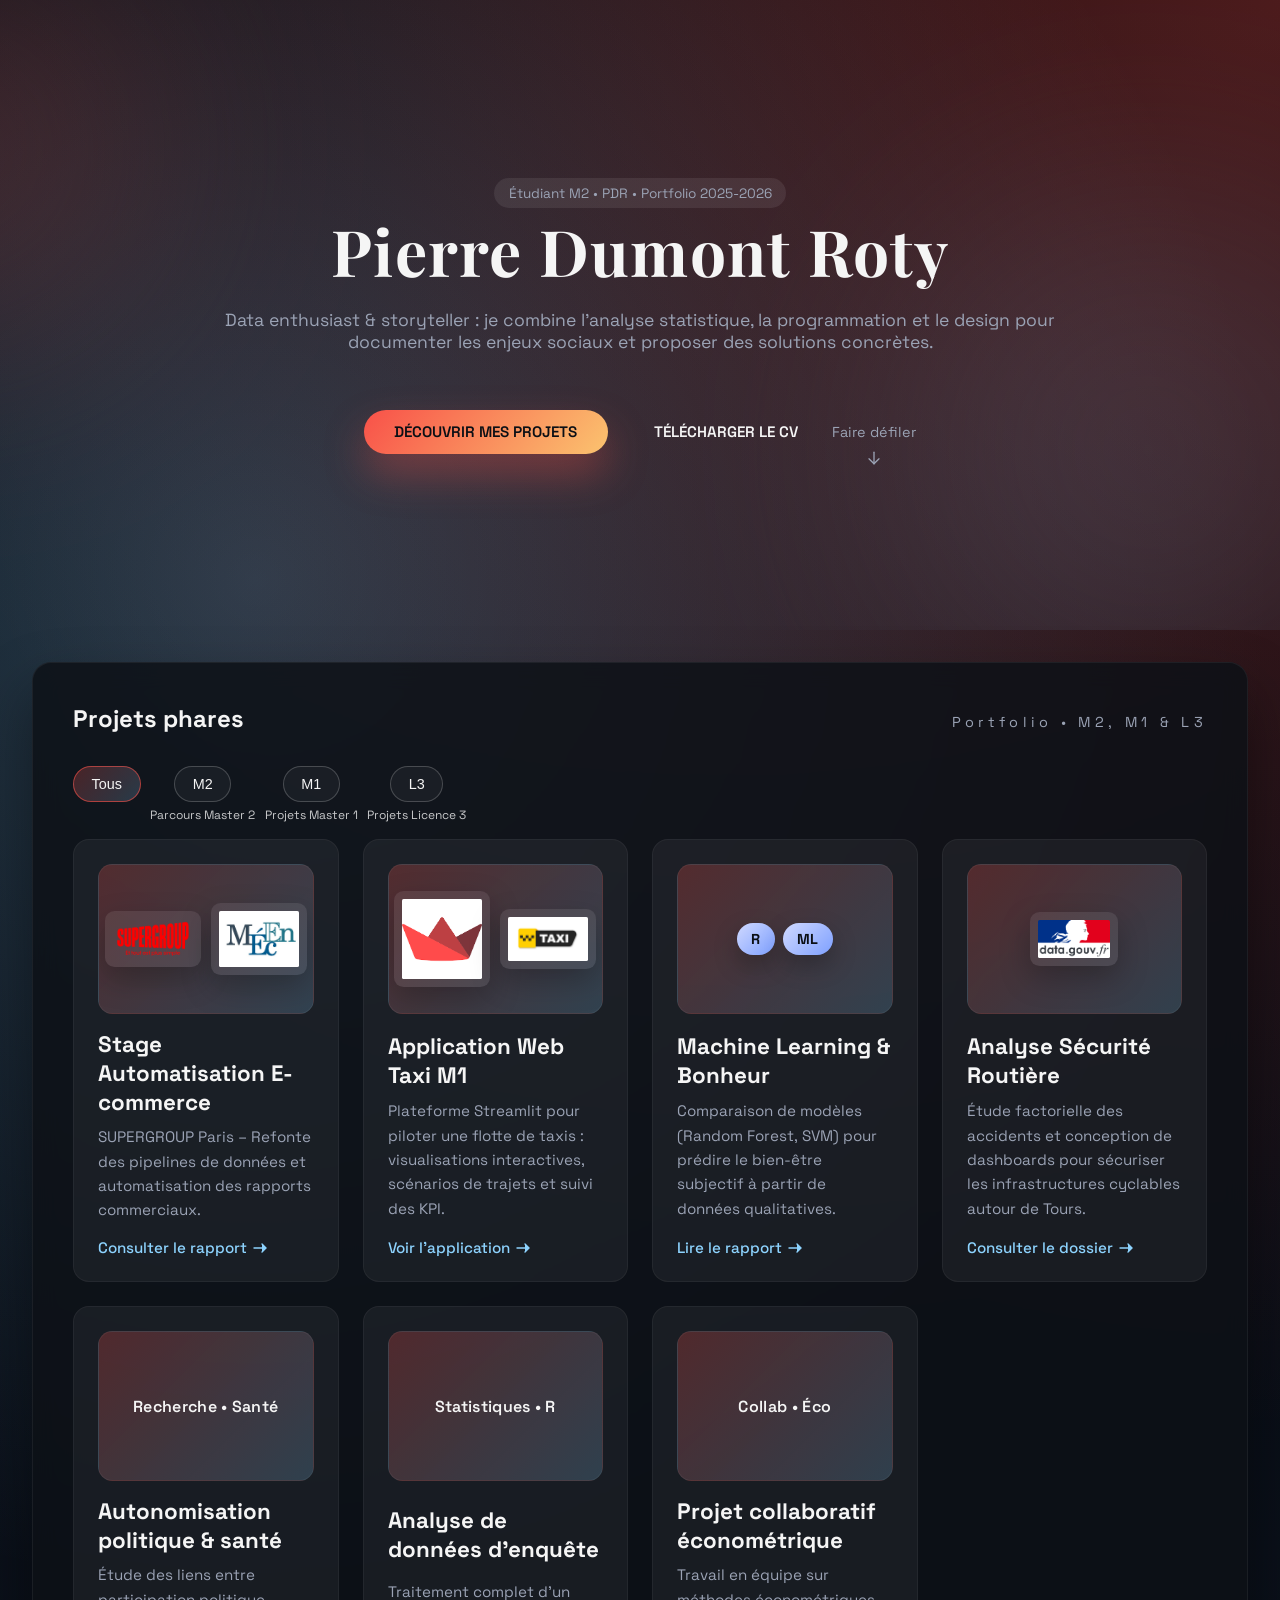
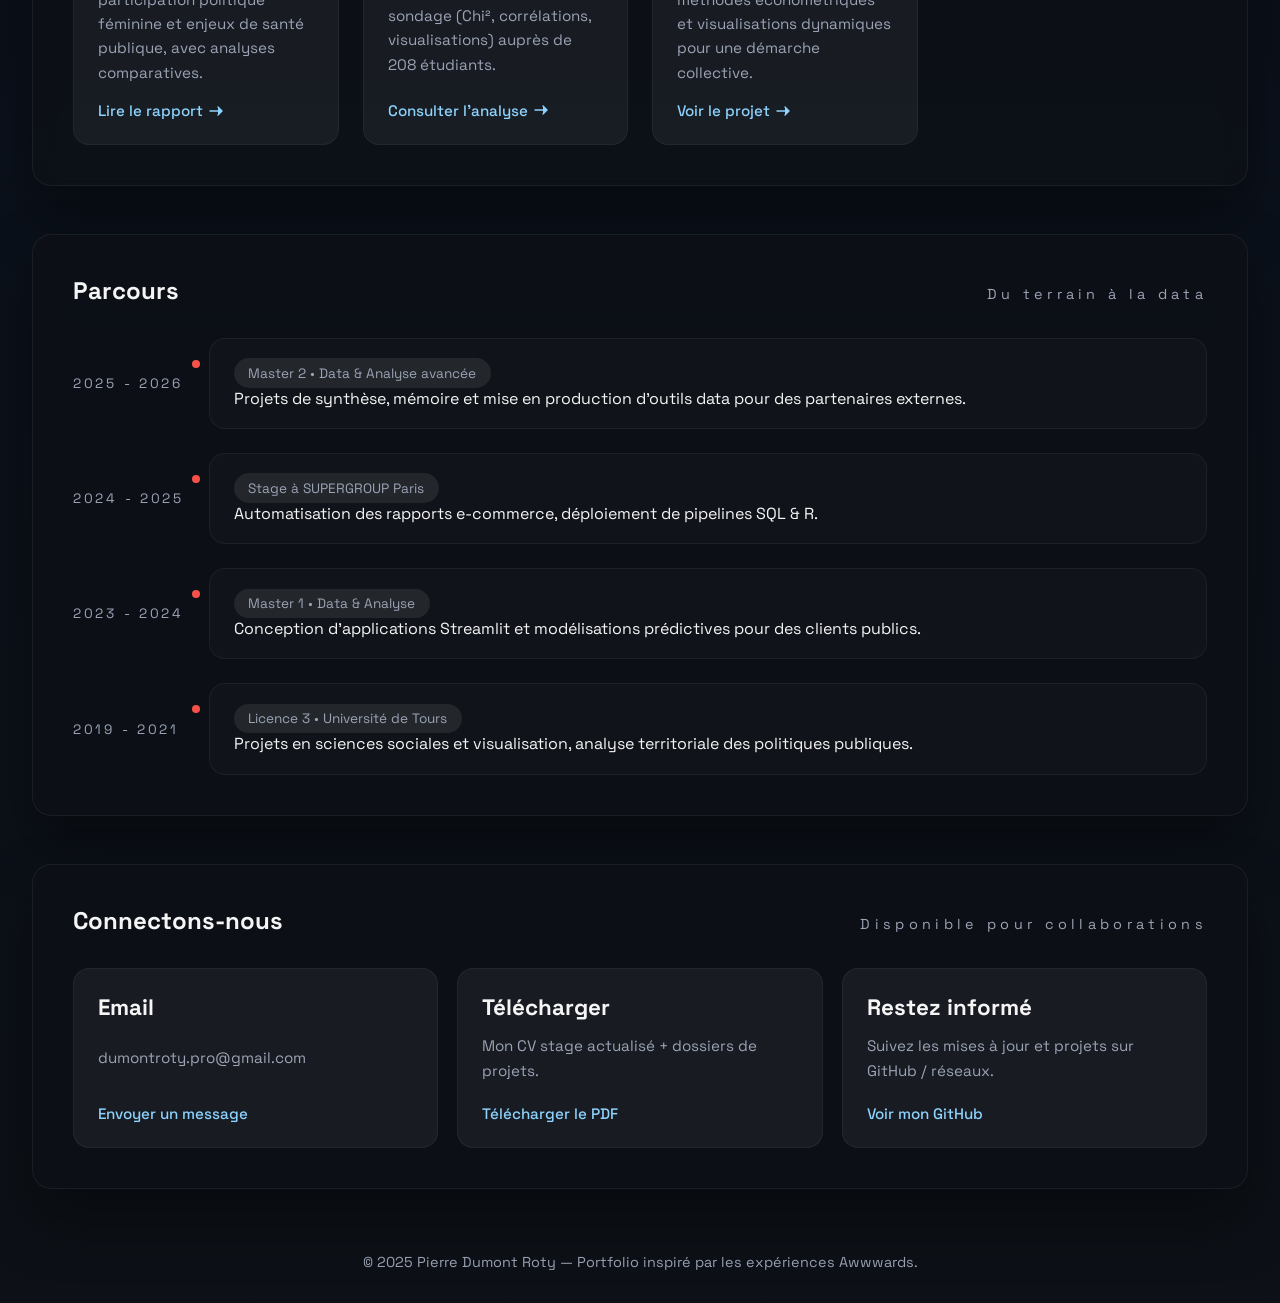
<file: index.html>
<!DOCTYPE html>
<html lang="fr">
<head>
  <meta charset="UTF-8" />
  <meta name="viewport" content="width=device-width, initial-scale=1" />
  <title>Pierre Dumont Roty — Portfolio</title>
  <link rel="preconnect" href="https://fonts.googleapis.com" />
  <link rel="preconnect" href="https://fonts.gstatic.com" crossorigin />
  <link
    href="https://fonts.googleapis.com/css2?family=Space+Grotesk:wght@400;500;600;700&family=Playfair+Display:wght@600&display=swap"
    rel="stylesheet"
  />
  <link rel="stylesheet" href="styles.css" />
</head>
<body>
  <header>
    <div class="hero-content">
      <p class="badge-pill">Étudiant M2 • PDR • Portfolio 2025-2026</p>
      <h1 class="hero-title">Pierre Dumont Roty</h1>
      <p class="hero-subtitle">
        Data enthusiast & storyteller : je combine l'analyse statistique, la programmation et le design pour documenter
        les enjeux sociaux et proposer des solutions concrètes.
      </p>
      <div class="hero-cta">
        <a class="btn-primary" href="#projects">Découvrir mes projets</a>
        <a class="btn-ghost" href="Fichier/CV Stage PDR.pdf" target="_blank">Télécharger le CV</a>
      </div>
      <a class="scroll-cue" href="#projects" aria-label="Faire défiler vers les projets">
        <span>Faire défiler</span>
        <svg width="20" height="20" viewBox="0 0 24 24" fill="none" stroke="currentColor" stroke-width="1.6" stroke-linecap="round" stroke-linejoin="round">
          <path d="M12 5v14"></path>
          <path d="M6 13l6 6 6-6"></path>
        </svg>
      </a>
    </div>
  </header>
  <main>
    <section id="projects">
      <div class="section-heading">
        <h2>Projets phares</h2>
        <span>Portfolio • M2, M1 & L3</span>
      </div>
      <div class="filter-bar" aria-label="Filtrer les projets">
        <div class="filter-pill">
          <button class="filter-button is-active" data-filter="all">Tous</button>
        </div>
        <div class="filter-pill">
          <button class="filter-button" data-filter="M2">M2</button>
          <a class="filter-link" href="#timeline">Parcours Master 2</a>
        </div>
        <div class="filter-pill">
          <button class="filter-button" data-filter="M1">M1</button>
          <a class="filter-link" href="M1.html">Projets Master 1</a>
        </div>
        <div class="filter-pill">
          <button class="filter-button" data-filter="L3">L3</button>
          <a class="filter-link" href="L3.html">Projets Licence 3</a>
        </div>
      </div>
      <div class="project-grid">
        <article class="project-card" data-filters="M1">
          <div class="project-thumb">
            <div class="thumb-logos">
              <img class="thumb-img" src="images/supergroup-photo.png" alt="Logo Supergroup" />
              <img class="thumb-img" src="images/mecen.png" alt="Logo MECEN" />
            </div>
          </div>
          <h3>Stage Automatisation E-commerce</h3>
          <p>
            SUPERGROUP Paris – Refonte des pipelines de données et automatisation des rapports commerciaux.
          </p>
          <a href="Fichier/STAGE_MECEN_2024_2025_DUMONTROTY_Pierre.pdf" target="_blank">
            Consulter le rapport
            <svg width="16" height="16" fill="currentColor" viewBox="0 0 16 16">
              <path d="M1 8h12M9 4l4 4-4 4" stroke="currentColor" stroke-width="1.4" stroke-linecap="round" />
            </svg>
          </a>
        </article>
        
        <article class="project-card" data-filters="M1">
          <div class="project-thumb">
            <div class="thumb-logos">
              <img class="thumb-img" src="images/streamlit.png" alt="Logo Streamlit" />
              <img class="thumb-img" src="images/taxi.jpg" alt="Taxi" />
            </div>
          </div>
          <h3>Application Web Taxi M1</h3>
          <p>
            Plateforme Streamlit pour piloter une flotte de taxis : visualisations interactives, scénarios de trajets et suivi des KPI.
          </p>
          <a href="https://compagnie-taxi-m1mecen.streamlit.app/" target="_blank">
            Voir l'application
            <svg width="16" height="16" fill="currentColor" viewBox="0 0 16 16">
              <path d="M1 8h12M9 4l4 4-4 4" stroke="currentColor" stroke-width="1.4" stroke-linecap="round" />
            </svg>
          </a>
        </article>
        <article class="project-card" data-filters="M1">
          <div class="project-thumb">
            <div class="thumb-badges">
              <span class="logo-tag logo-rml">R</span>
              <span class="logo-tag logo-rml">ML</span>
            </div>
          </div>
          <h3>Machine Learning & Bonheur</h3>
          <p>
            Comparaison de modèles (Random Forest, SVM) pour prédire le bien-être subjectif à partir de données qualitatives.
          </p>
          <a href="Fichier/Dossier_final_happy.pdf" target="_blank">
            Lire le rapport
            <svg width="16" height="16" fill="currentColor" viewBox="0 0 16 16">
              <path d="M1 8h12M9 4l4 4-4 4" stroke="currentColor" stroke-width="1.4" stroke-linecap="round" />
            </svg>
          </a>
        </article>
        <article class="project-card" data-filters="M1">
          <div class="project-thumb">
            <div class="thumb-logos">
              <img class="thumb-img" src="images/datagouv.png" alt="Logo data.gouv.fr" />
            </div>
          </div>
          <h3>Analyse Sécurité Routière</h3>
          <p>
            Étude factorielle des accidents et conception de dashboards pour sécuriser les infrastructures cyclables autour de Tours.
          </p>
          <a href="Fichier/Dossier_final.pdf" target="_blank">
            Consulter le dossier
            <svg width="16" height="16" fill="currentColor" viewBox="0 0 16 16">
              <path d="M1 8h12M9 4l4 4-4 4" stroke="currentColor" stroke-width="1.4" stroke-linecap="round" />
            </svg>
          </a>
        </article>
        <article class="project-card" data-filters="L3">
          <div class="project-thumb">
            <div class="thumb-fallback">Recherche • Santé</div>
          </div>
          <h3>Autonomisation politique & santé</h3>
          <p>
            Étude des liens entre participation politique féminine et enjeux de santé publique, avec analyses comparatives.
          </p>
          <a href="Fichier/Autonomisation politique des femmes et santé - projet collectif L3.pdf" target="_blank">
            Lire le rapport
            <svg width="16" height="16" fill="currentColor" viewBox="0 0 16 16">
              <path d="M1 8h12M9 4l4 4-4 4" stroke="currentColor" stroke-width="1.4" stroke-linecap="round" />
            </svg>
          </a>
        </article>
        <article class="project-card" data-filters="L3">
          <div class="project-thumb">
            <div class="thumb-fallback">Statistiques • R</div>
          </div>
          <h3>Analyse de données d'enquête</h3>
          <p>
            Traitement complet d’un sondage (Chi², corrélations, visualisations) auprès de 208 étudiants.
          </p>
          <a href="Fichier/Projet-R.html" target="_blank">
            Consulter l'analyse
            <svg width="16" height="16" fill="currentColor" viewBox="0 0 16 16">
              <path d="M1 8h12M9 4l4 4-4 4" stroke="currentColor" stroke-width="1.4" stroke-linecap="round" />
            </svg>
          </a>
        </article>
        <article class="project-card" data-filters="L3">
          <div class="project-thumb">
            <div class="thumb-fallback">Collab • Éco</div>
          </div>
          <h3>Projet collaboratif économétrique</h3>
          <p>
            Travail en équipe sur méthodes économétriques et visualisations dynamiques pour une démarche collective.
          </p>
          <a href="Fichier/DumontRoty_Henri_Mynasian.html" target="_blank">
            Voir le projet
            <svg width="16" height="16" fill="currentColor" viewBox="0 0 16 16">
              <path d="M1 8h12M9 4l4 4-4 4" stroke="currentColor" stroke-width="1.4" stroke-linecap="round" />
            </svg>
          </a>
        </article>
      </div>
    </section>

    <section id="timeline">
      <div class="section-heading">
        <h2>Parcours</h2>
        <span>Du terrain à la data</span>
      </div>
      <div class="timeline">
        <div class="timeline-item">
          <div>2025 - 2026</div>
          <div class="timeline-item-content">
            <p class="badge-pill">Master 2 • Data & Analyse avancée</p>
            <p>Projets de synthèse, mémoire et mise en production d'outils data pour des partenaires externes.</p>
          </div>
        </div>
        <div class="timeline-item">
          <div>2024 - 2025</div>
          <div class="timeline-item-content">
            <p class="badge-pill">Stage à SUPERGROUP Paris</p>
            <p>Automatisation des rapports e-commerce, déploiement de pipelines SQL & R.</p>
          </div>
        </div>
        <div class="timeline-item">
          <div>2023 - 2024</div>
          <div class="timeline-item-content">
            <p class="badge-pill">Master 1 • Data & Analyse</p>
            <p>Conception d'applications Streamlit et modélisations prédictives pour des clients publics.</p>
          </div>
        </div>
        <div class="timeline-item">
          <div>2019 - 2021</div>
          <div class="timeline-item-content">
            <p class="badge-pill">Licence 3 • Université de Tours</p>
            <p>Projets en sciences sociales et visualisation, analyse territoriale des politiques publiques.</p>
          </div>
        </div>
      </div>
    </section>

    <section id="contacts">
      <div class="section-heading">
        <h2>Connectons-nous</h2>
        <span>Disponible pour collaborations</span>
      </div>
      <div class="contact-grid">
        <article class="project-card" style="min-height: 180px;">
          <h3>Email</h3>
          <p>dumontroty.pro@gmail.com</p>
          <a href="mailto:dumontroty.pro@gmail.com">Envoyer un message</a>
        </article>
        <article class="project-card" style="min-height: 180px;">
          <h3>Télécharger</h3>
          <p>Mon CV stage actualisé + dossiers de projets.</p>
          <a href="Fichier/CV Stage PDR.pdf" target="_blank">Télécharger le PDF</a>
        </article>
        <article class="project-card" style="min-height: 180px;">
          <h3>Restez informé</h3>
          <p>Suivez les mises à jour et projets sur GitHub / réseaux.</p>
          <a href="https://github.com/Dumont-Roty" target="_blank">Voir mon GitHub</a>
        </article>
      </div>
    </section>
  </main>
  <footer>
    © 2025 Pierre Dumont Roty — Portfolio inspiré par les expériences Awwwards.
  </footer>
  <script src="main.js"></script>
</body>
</html>
</file>
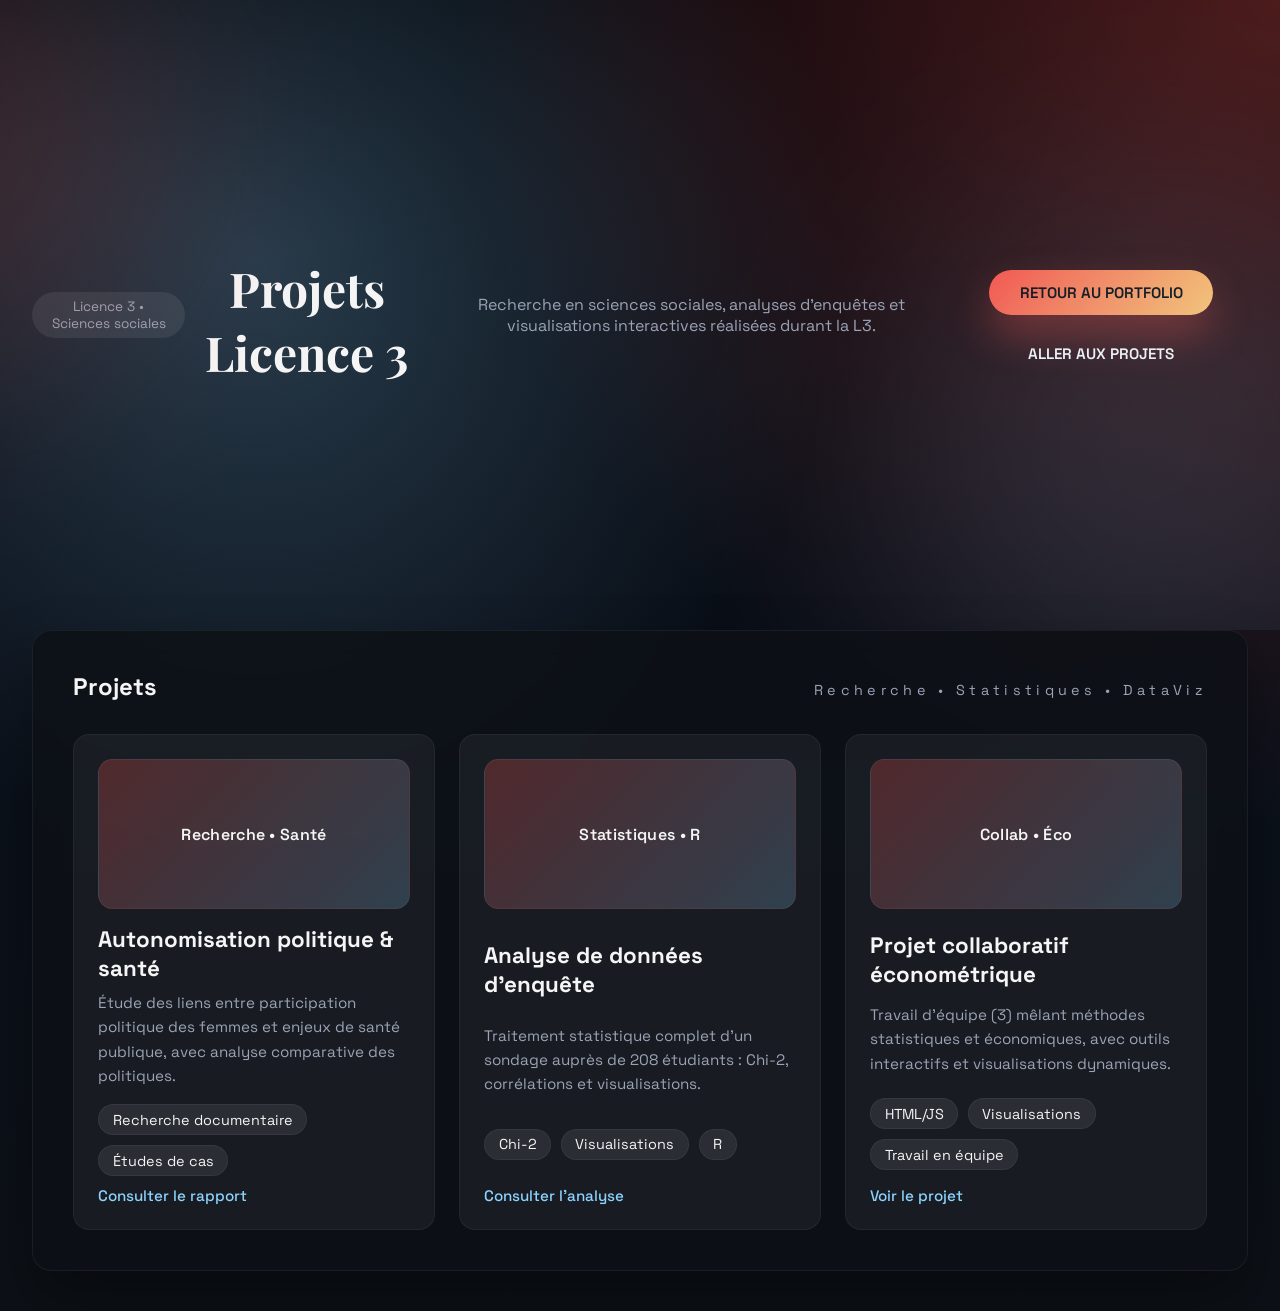
<file: L3.html>
<!DOCTYPE html>
<html lang="fr">
<head>
  <meta charset="UTF-8" />
  <meta name="viewport" content="width=device-width, initial-scale=1" />
  <title>Projets Licence 3 — Pierre Dumont Roty</title>
  <link rel="preconnect" href="https://fonts.googleapis.com" />
  <link rel="preconnect" href="https://fonts.gstatic.com" crossorigin />
  <link
    href="https://fonts.googleapis.com/css2?family=Space+Grotesk:wght@400;500;600;700&family=Playfair+Display:wght@600&display=swap"
    rel="stylesheet"
  />
  <link rel="stylesheet" href="styles.css" />
</head>
<body>
  <header class="page-hero">
    <p class="badge-pill">Licence 3 • Sciences sociales</p>
    <h1>Projets Licence 3</h1>
    <p>Recherche en sciences sociales, analyses d'enquêtes et visualisations interactives réalisées durant la L3.</p>
    <div class="hero-cta">
      <a class="btn-primary" href="index.html">Retour au portfolio</a>
      <a class="btn-ghost" href="#projets">Aller aux projets</a>
    </div>
  </header>

  <main class="page-wrapper">
    <section id="projets">
      <div class="section-heading">
        <h2>Projets</h2>
        <span>Recherche • Statistiques • DataViz</span>
      </div>

      <div class="project-grid">
        <article class="project-card">
          <div class="project-thumb">
            <div class="thumb-fallback">Recherche • Santé</div>
          </div>
          <h3>Autonomisation politique & santé</h3>
          <p>
            Étude des liens entre participation politique des femmes et enjeux de santé publique, avec analyse comparative des politiques.
          </p>
          <div class="project-meta">
            <span class="pill">Recherche documentaire</span>
            <span class="pill">Études de cas</span>
          </div>
          <a href="Fichier/Autonomisation politique des femmes et santé - projet collectif L3.pdf" target="_blank">Consulter le rapport</a>
        </article>

        <article class="project-card">
          <div class="project-thumb">
            <div class="thumb-fallback">Statistiques • R</div>
          </div>
          <h3>Analyse de données d'enquête</h3>
          <p>
            Traitement statistique complet d'un sondage auprès de 208 étudiants : Chi-2, corrélations et visualisations.
          </p>
          <div class="project-meta">
            <span class="pill">Chi-2</span>
            <span class="pill">Visualisations</span>
            <span class="pill">R</span>
          </div>
          <a href="Fichier/Projet-R.html" target="_blank">Consulter l'analyse</a>
        </article>

        <article class="project-card">
          <div class="project-thumb">
            <div class="thumb-fallback">Collab • Éco</div>
          </div>
          <h3>Projet collaboratif économétrique</h3>
          <p>
            Travail d'équipe (3) mêlant méthodes statistiques et économiques, avec outils interactifs et visualisations dynamiques.
          </p>
          <div class="project-meta">
            <span class="pill">HTML/JS</span>
            <span class="pill">Visualisations</span>
            <span class="pill">Travail en équipe</span>
          </div>
          <a href="Fichier/DumontRoty_Henri_Mynasian.html" target="_blank">Voir le projet</a>
        </article>
      </div>
    </section>
  </main>
  <script src="main.js"></script>
</body>
</html>
</file>
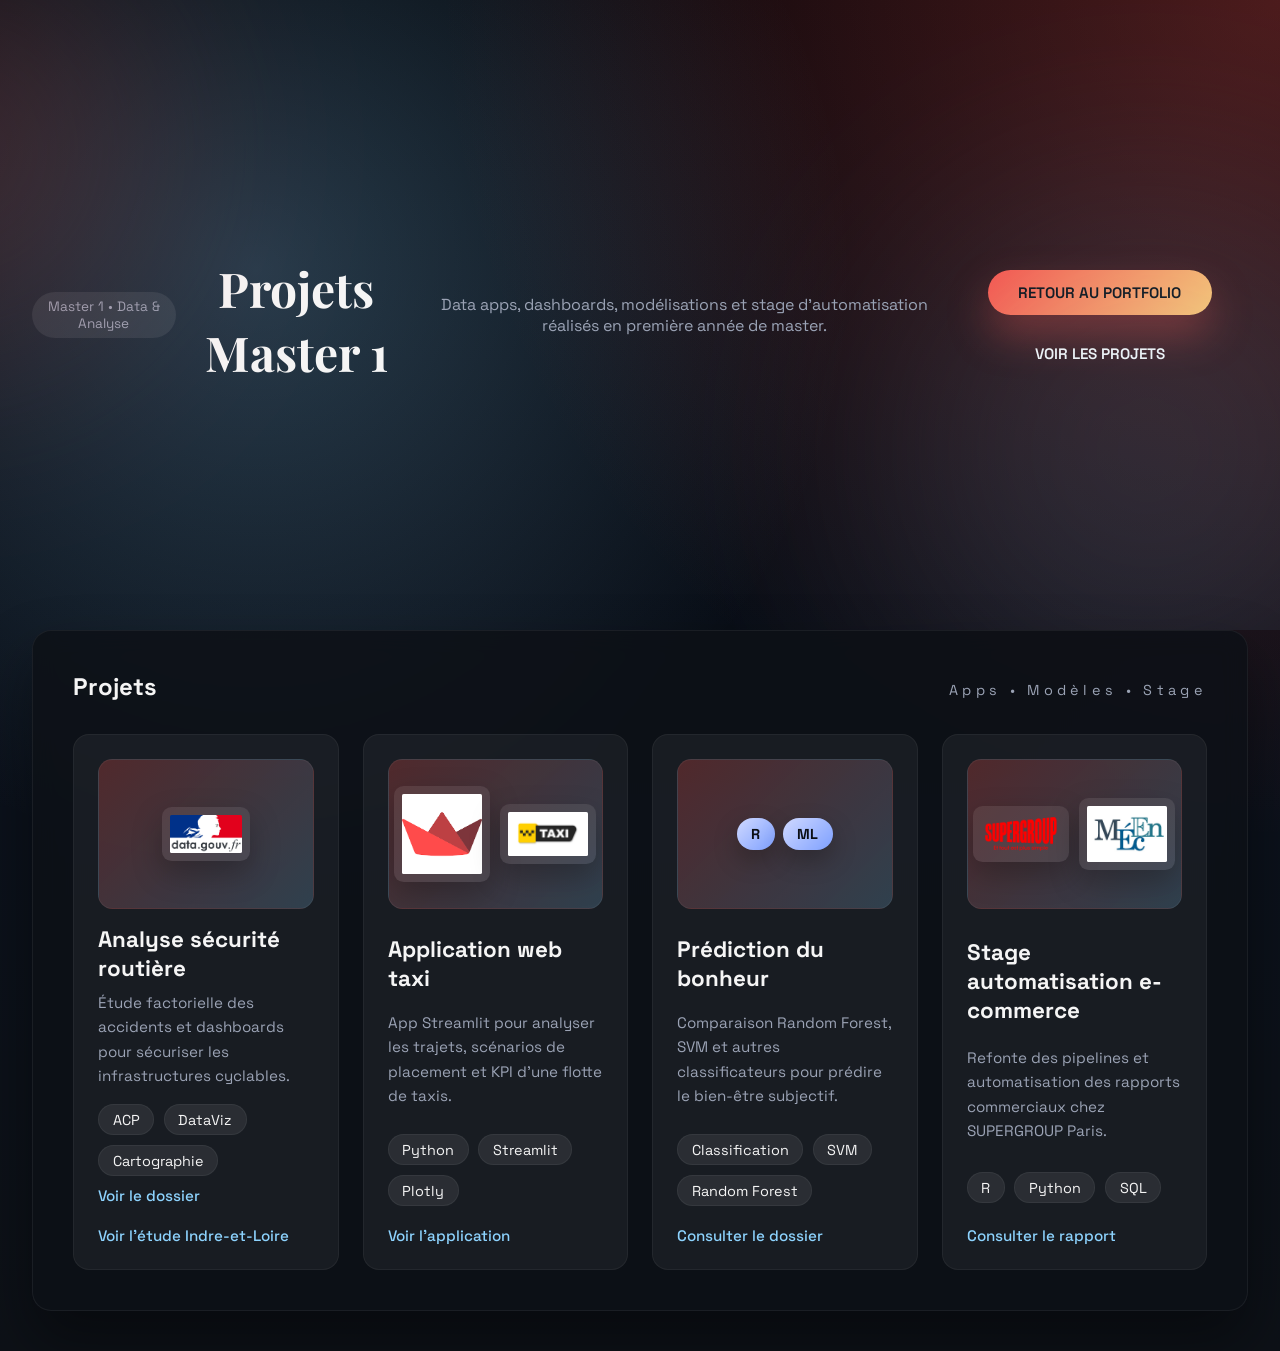
<file: M1.html>
<!DOCTYPE html>
<html lang="fr">
<head>
  <meta charset="UTF-8" />
  <meta name="viewport" content="width=device-width, initial-scale=1" />
  <title>Projets Master 1 — Pierre Dumont Roty</title>
  <link rel="preconnect" href="https://fonts.googleapis.com" />
  <link rel="preconnect" href="https://fonts.gstatic.com" crossorigin />
  <link
    href="https://fonts.googleapis.com/css2?family=Space+Grotesk:wght@400;500;600;700&family=Playfair+Display:wght@600&display=swap"
    rel="stylesheet"
  />
  <link rel="stylesheet" href="styles.css" />
</head>
<body>
  <header class="page-hero">
    <p class="badge-pill">Master 1 • Data & Analyse</p>
    <h1>Projets Master 1</h1>
    <p>Data apps, dashboards, modélisations et stage d'automatisation réalisés en première année de master.</p>
    <div class="hero-cta">
      <a class="btn-primary" href="index.html">Retour au portfolio</a>
      <a class="btn-ghost" href="#projets">Voir les projets</a>
    </div>
  </header>

  <main class="page-wrapper">
    <section id="projets">
      <div class="section-heading">
        <h2>Projets</h2>
        <span>Apps • Modèles • Stage</span>
      </div>

      <div class="project-grid">
        <article class="project-card">
          <div class="project-thumb">
            <div class="thumb-logos">
              <img class="thumb-img" src="images/datagouv.png" alt="Logo data.gouv.fr" />
            </div>
          </div>
          <h3>Analyse sécurité routière</h3>
          <p>Étude factorielle des accidents et dashboards pour sécuriser les infrastructures cyclables.</p>
          <div class="project-meta">
            <span class="pill">ACP</span>
            <span class="pill">DataViz</span>
            <span class="pill">Cartographie</span>
          </div>
          <a href="Fichier/Dossier_final.pdf" target="_blank">Voir le dossier</a>
          <br />
          <a href="Fichier/Etude accidents INDRE ET LOIRE.pdf" target="_blank">Voir l'étude Indre-et-Loire</a>
        </article>

        <article class="project-card">
          <div class="project-thumb">
            <div class="thumb-logos">
              <img class="thumb-img" src="images/streamlit.png" alt="Logo Streamlit" />
              <img class="thumb-img" src="images/taxi.jpg" alt="Taxi" />
            </div>
          </div>
          <h3>Application web taxi</h3>
          <p>App Streamlit pour analyser les trajets, scénarios de placement et KPI d'une flotte de taxis.</p>
          <div class="project-meta">
            <span class="pill">Python</span>
            <span class="pill">Streamlit</span>
            <span class="pill">Plotly</span>
          </div>
          <a href="https://compagnie-taxi-m1mecen.streamlit.app/" target="_blank">Voir l'application</a>
        </article>

        <article class="project-card">
          <div class="project-thumb">
            <div class="thumb-badges">
              <span class="logo-tag logo-rml">R</span>
              <span class="logo-tag logo-rml">ML</span>
            </div>
          </div>
          <h3>Prédiction du bonheur</h3>
          <p>Comparaison Random Forest, SVM et autres classificateurs pour prédire le bien-être subjectif.</p>
          <div class="project-meta">
            <span class="pill">Classification</span>
            <span class="pill">SVM</span>
            <span class="pill">Random Forest</span>
          </div>
          <a href="Fichier/Dossier_final_happy.pdf" target="_blank">Consulter le dossier</a>
        </article>

        <article class="project-card">
          <div class="project-thumb">
            <div class="thumb-logos">
              <img class="thumb-img" src="images/supergroup-photo.png" alt="Logo Supergroup" />
              <img class="thumb-img" src="images/mecen.png" alt="Logo MECEN" />
            </div>
          </div>
          <h3>Stage automatisation e-commerce</h3>
          <p>Refonte des pipelines et automatisation des rapports commerciaux chez SUPERGROUP Paris.</p>
          <div class="project-meta">
            <span class="pill">R</span>
            <span class="pill">Python</span>
            <span class="pill">SQL</span>
          </div>
          <a href="Fichier/STAGE_MECEN_2024_2025_DUMONTROTY_Pierre.pdf" target="_blank">Consulter le rapport</a>
        </article>
      </div>
    </section>
  </main>
  <script src="main.js"></script>
</body>
</html>
</file>
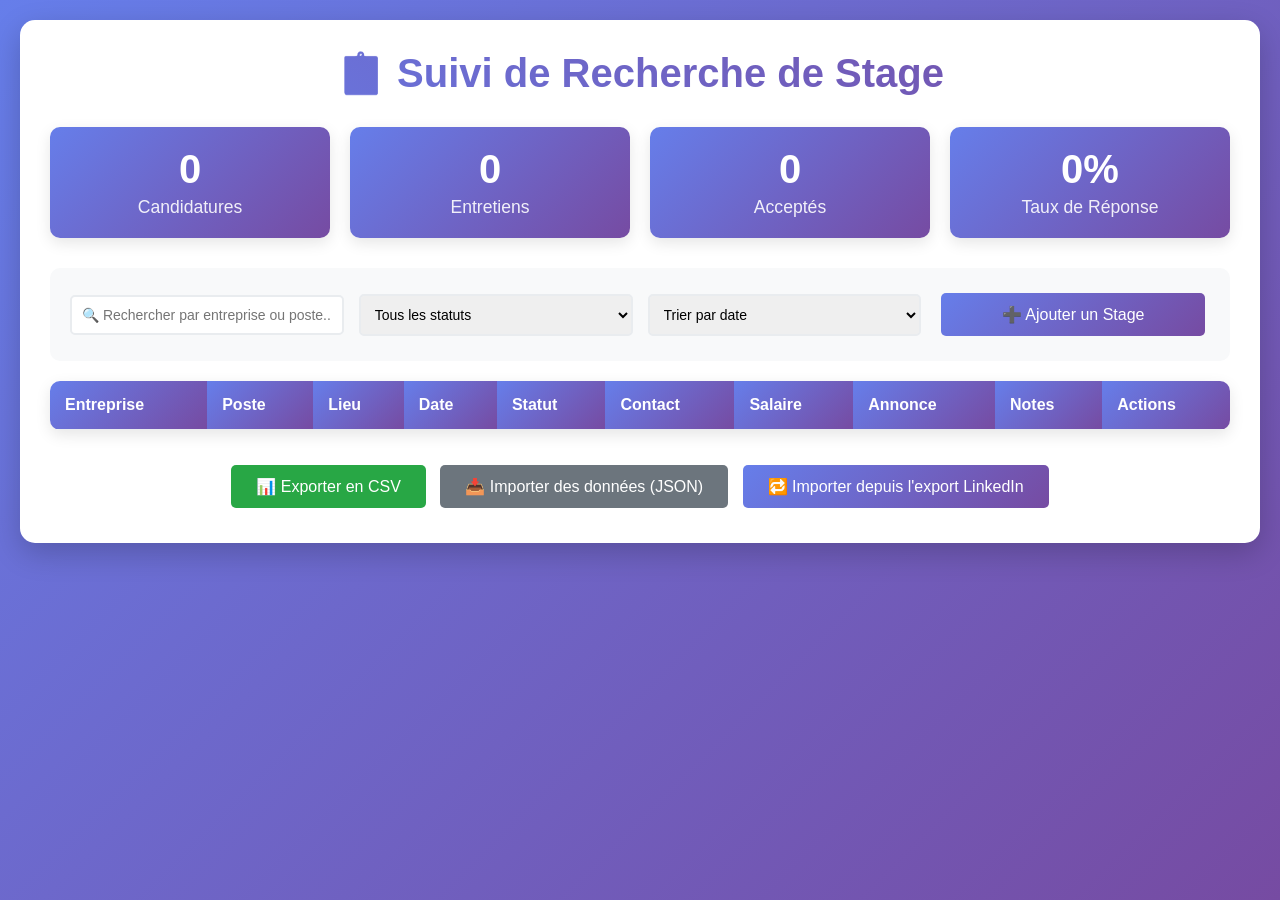
<file: ts.html>
<!DOCTYPE html>
<html lang="fr">
<head>
    <meta charset="UTF-8">
    <meta name="viewport" content="width=device-width, initial-scale=1.0">
    <title>Tableau de Recherche de Stage - Pierre DUMONT ROTY</title>
    <style>
        * {
            margin: 0;
            padding: 0;
            box-sizing: border-box;
        }

        body {
            font-family: 'Segoe UI', Tahoma, Geneva, Verdana, sans-serif;
            background: linear-gradient(135deg, #667eea 0%, #764ba2 100%);
            min-height: 100vh;
            padding: 20px;
        }

        .container {
            max-width: 1400px;
            margin: 0 auto;
            background: white;
            border-radius: 15px;
            box-shadow: 0 10px 30px rgba(0, 0, 0, 0.2);
            padding: 30px;
        }

        h1 {
            text-align: center;
            color: #333;
            margin-bottom: 30px;
            font-size: 2.5em;
            background: linear-gradient(45deg, #667eea, #764ba2);
            -webkit-background-clip: text;
            -webkit-text-fill-color: transparent;
            background-clip: text;
        }

        .stats {
            display: grid;
            grid-template-columns: repeat(auto-fit, minmax(200px, 1fr));
            gap: 20px;
            margin-bottom: 30px;
        }

        .stat-card {
            background: linear-gradient(135deg, #667eea, #764ba2);
            color: white;
            padding: 20px;
            border-radius: 10px;
            text-align: center;
            box-shadow: 0 5px 15px rgba(0, 0, 0, 0.1);
        }

        .stat-number {
            font-size: 2.5em;
            font-weight: bold;
            margin-bottom: 5px;
        }

        .stat-label {
            font-size: 1.1em;
            opacity: 0.9;
        }

        .filters {
            background: #f8f9fa;
            padding: 20px;
            border-radius: 10px;
            margin-bottom: 20px;
            display: grid;
            grid-template-columns: repeat(auto-fit, minmax(200px, 1fr));
            gap: 15px;
            align-items: center;
        }

        .filters select, .filters input {
            padding: 10px;
            border: 2px solid #e9ecef;
            border-radius: 5px;
            font-size: 14px;
            transition: border-color 0.3s;
        }

        .filters select:focus, .filters input:focus {
            outline: none;
            border-color: #667eea;
        }

        .add-form {
            background: #f8f9fa;
            padding: 20px;
            border-radius: 10px;
            margin-bottom: 20px;
            display: none;
        }

        .add-form.active {
            display: block;
        }

        .form-grid {
            display: grid;
            grid-template-columns: repeat(auto-fit, minmax(250px, 1fr));
            gap: 15px;
            margin-bottom: 15px;
        }

        .form-group {
            display: flex;
            flex-direction: column;
        }

        .form-group label {
            margin-bottom: 5px;
            font-weight: bold;
            color: #333;
        }

        .form-group input, .form-group select, .form-group textarea {
            padding: 10px;
            border: 2px solid #e9ecef;
            border-radius: 5px;
            font-size: 14px;
            transition: border-color 0.3s;
        }

        .form-group textarea {
            resize: vertical;
            height: 80px;
        }

        .btn {
            background: linear-gradient(135deg, #667eea, #764ba2);
            color: white;
            border: none;
            padding: 12px 25px;
            border-radius: 5px;
            cursor: pointer;
            font-size: 16px;
            transition: transform 0.2s;
            margin: 5px;
        }

        .btn:hover {
            transform: translateY(-2px);
        }

        .btn-secondary {
            background: #6c757d;
        }

        .btn-danger {
            background: #dc3545;
        }

        .btn-success {
            background: #28a745;
        }

        table {
            width: 100%;
            border-collapse: collapse;
            margin-top: 20px;
            background: white;
            border-radius: 10px;
            overflow: hidden;
            box-shadow: 0 5px 15px rgba(0, 0, 0, 0.1);
        }

        th, td {
            padding: 15px;
            text-align: left;
            border-bottom: 1px solid #e9ecef;
        }

        th {
            background: linear-gradient(135deg, #667eea, #764ba2);
            color: white;
            font-weight: bold;
            position: sticky;
            top: 0;
        }

        tr:hover {
            background-color: #f8f9fa;
        }

        .status-badge {
            padding: 5px 10px;
            border-radius: 20px;
            font-size: 12px;
            font-weight: bold;
            text-transform: uppercase;
        }

        .status-candidature {
            background: #ffeaa7;
            color: #2d3436;
        }

        .status-entretien {
            background: #74b9ff;
            color: white;
        }

        .status-accepte {
            background: #00b894;
            color: white;
        }

        .status-refuse {
            background: #e17055;
            color: white;
        }

        .status-attente {
            background: #a29bfe;
            color: white;
        }

        .actions {
            display: flex;
            gap: 5px;
        }

        .btn-small {
            padding: 5px 10px;
            font-size: 12px;
        }

        .export-section {
            margin-top: 30px;
            text-align: center;
        }

        .lien-info {
            border-radius: 5px;
            padding: 8px;
            margin-top: 5px;
            font-size: 12px;
            font-weight: bold;
        }

        .lien-info.success {
            background-color: #d4edda;
            color: #155724;
            border: 1px solid #c3e6cb;
        }

        .lien-info.warning {
            background-color: #fff3cd;
            color: #856404;
            border: 1px solid #ffeaa7;
        }

        .lien-info.info {
            background-color: #d1ecf1;
            color: #0c5460;
            border: 1px solid #bee5eb;
        }

        .auto-fill-section {
            background: #e3f2fd;
            padding: 15px;
            border-radius: 8px;
            margin-bottom: 15px;
            border-left: 4px solid #2196f3;
        }

        .auto-fill-section h4 {
            margin: 0 0 10px 0;
            color: #1976d2;
            font-size: 14px;
        }

        .auto-fill-section p {
            margin: 0;
            font-size: 12px;
            color: #424242;
            line-height: 1.4;
        }

        .supported-sites {
            display: flex;
            gap: 10px;
            flex-wrap: wrap;
            margin-top: 8px;
        }

        .site-badge {
            background: #ffffff;
            border: 1px solid #2196f3;
            color: #1976d2;
            padding: 2px 8px;
            border-radius: 12px;
            font-size: 10px;
            font-weight: bold;
        }

        @media (max-width: 768px) {
            .container {
                padding: 15px;
            }
            
            .form-grid {
                grid-template-columns: 1fr;
            }
            
            table {
                font-size: 12px;
            }
            
            th, td {
                padding: 8px;
            }

            .supported-sites {
                justify-content: center;
            }
        }

        /* Modal mapping CSV */
        .modal-overlay {
            position: fixed;
            inset: 0;
            background: rgba(0,0,0,0.5);
            display: none;
            align-items: center;
            justify-content: center;
            z-index: 9999;
        }

        .modal-overlay.active {
            display: flex;
        }

        .modal {
            width: 95%;
            max-width: 1100px;
            background: white;
            border-radius: 10px;
            box-shadow: 0 10px 40px rgba(0,0,0,0.3);
            overflow: hidden;
        }

        .modal-header {
            padding: 16px 20px;
            background: linear-gradient(135deg, #667eea, #764ba2);
            color: white;
            display: flex;
            align-items: center;
            justify-content: space-between;
        }

        .modal-body {
            display: grid;
            grid-template-columns: 1fr 1fr 1fr;
            gap: 12px;
            padding: 16px;
            max-height: 60vh;
            overflow: auto;
        }

        .modal-section {
            background: #f8f9fa;
            padding: 10px;
            border-radius: 6px;
        }

        .preview-table {
            width: 100%;
            border-collapse: collapse;
        }

        .preview-table th, .preview-table td {
            border: 1px solid #e9ecef;
            padding: 6px;
            font-size: 12px;
        }

        .mapping-row {
            display: flex;
            align-items: center;
            justify-content: space-between;
            gap: 8px;
            margin-bottom: 8px;
        }

        .mapping-label { width: 40%; font-weight: bold; }
        .mapping-select { width: 58%; }

        .modal-footer {
            padding: 12px 16px;
            display: flex;
            justify-content: flex-end;
            gap: 8px;
            background: #ffffff;
        }
    </style>
</head>
<body>
    <div class="container">
        <h1>📋 Suivi de Recherche de Stage</h1>
        
        <div class="stats">
            <div class="stat-card">
                <div class="stat-number" id="totalCandidatures">0</div>
                <div class="stat-label">Candidatures</div>
            </div>
            <div class="stat-card">
                <div class="stat-number" id="totalEntretiens">0</div>
                <div class="stat-label">Entretiens</div>
            </div>
            <div class="stat-card">
                <div class="stat-number" id="totalAcceptes">0</div>
                <div class="stat-label">Acceptés</div>
            </div>
            <div class="stat-card">
                <div class="stat-number" id="tauxReponse">0%</div>
                <div class="stat-label">Taux de Réponse</div>
            </div>
        </div>

        <div class="filters">
            <input type="text" id="searchInput" placeholder="🔍 Rechercher par entreprise ou poste...">
            <select id="statusFilter">
                <option value="">Tous les statuts</option>
                <option value="candidature">Candidature envoyée</option>
                <option value="entretien">Entretien planifié</option>
                <option value="accepte">Accepté</option>
                <option value="refuse">Refusé</option>
                <option value="attente">En attente</option>
            </select>
            <select id="sortBy">
                <option value="date">Trier par date</option>
                <option value="entreprise">Trier par entreprise</option>
                <option value="statut">Trier par statut</option>
            </select>
            <button class="btn" onclick="toggleAddForm()">➕ Ajouter un Stage</button>
        </div>

        <div class="add-form" id="addForm">
            <h3>Ajouter une nouvelle candidature</h3>
            
            <div class="auto-fill-section">
                <h4>🚀 Remplissage automatique disponible</h4>
                <p>Collez le lien de l'annonce et cliquez sur "Pré-remplir" pour extraire automatiquement les informations !</p>
                <div class="supported-sites">
                    <span class="site-badge">Welcome to the Jungle</span>
                    <span class="site-badge">Indeed</span>
                    <span class="site-badge">LinkedIn</span>
                    <span class="site-badge">Autres sites</span>
                </div>
            </div>
            
            <div class="form-grid">
                <div class="form-group">
                    <label>Entreprise *</label>
                    <input type="text" id="entreprise" required>
                </div>
                <div class="form-group">
                    <label>Poste *</label>
                    <input type="text" id="poste" required>
                </div>
                <div class="form-group">
                    <label>Lieu</label>
                    <input type="text" id="lieu">
                </div>
                <div class="form-group">
                    <label>Date de candidature</label>
                    <input type="date" id="dateCandidature">
                </div>
                <div class="form-group">
                    <label>Statut</label>
                    <select id="statut">
                        <option value="candidature">Candidature envoyée</option>
                        <option value="entretien">Entretien planifié</option>
                        <option value="accepte">Accepté</option>
                        <option value="refuse">Refusé</option>
                        <option value="attente">En attente</option>
                    </select>
                </div>
                <div class="form-group">
                    <label>Contact</label>
                    <input type="text" id="contact" placeholder="Nom du recruteur">
                </div>
                <div class="form-group">
                    <label>Email/Téléphone</label>
                    <input type="text" id="contactInfo" placeholder="email@example.com">
                </div>
                <div class="form-group">
                    <label>Salaire proposé</label>
                    <input type="text" id="salaire" placeholder="Ex: 600€/mois">
                </div>
                <div class="form-group">
                    <label>Lien de l'annonce</label>
                    <input type="url" id="lienAnnonce" placeholder="https://www.welcometothejungle.com/fr/companies/...">
                </div>
            </div>
            <div class="form-group">
                <label>Notes</label>
                <textarea id="notes" placeholder="Informations complémentaires, retours d'entretien..."></textarea>
            </div>
            <div class="form-group">
                <button type="button" class="btn btn-secondary" onclick="remplirDepuisLien()">🔗 Pré-remplir depuis l'annonce</button>
            </div>
            <div>
                <button class="btn" onclick="ajouterStage()">💾 Enregistrer</button>
                <button class="btn btn-secondary" onclick="toggleAddForm()">❌ Annuler</button>
            </div>
        </div>

        <table id="stageTable">
            <thead>
                <tr>
                    <th>Entreprise</th>
                    <th>Poste</th>
                    <th>Lieu</th>
                    <th>Date</th>
                    <th>Statut</th>
                    <th>Contact</th>
                    <th>Salaire</th>
                    <th>Annonce</th>
                    <th>Notes</th>
                    <th>Actions</th>
                </tr>
            </thead>
            <tbody id="stageTableBody">
                <!-- Les données seront ajoutées dynamiquement -->
            </tbody>
        </table>

        <div class="export-section">
            <button class="btn btn-success" onclick="exporterCSV()">📊 Exporter en CSV</button>
            <button class="btn btn-secondary" onclick="importerDonnees()">📥 Importer des données (JSON)</button>
            <input type="file" id="fileInput" accept=".json" style="display: none;" onchange="chargerFichier()">
            <button class="btn" onclick="importerDonneesLinkedIn()">🔁 Importer depuis l'export LinkedIn</button>
            <input type="file" id="linkedinFileInput" accept=".json,.csv" style="display: none;" onchange="chargerFichierLinkedIn()">
        </div>

        <!-- Modal d'import / mapping CSV -->
        <div id="mappingModalOverlay" class="modal-overlay" role="dialog" aria-modal="true" aria-hidden="true">
            <div class="modal" role="document">
                <div class="modal-header">
                    <div>
                        <strong id="modalTitle">Importer CSV — Mapper les colonnes</strong>
                        <div id="modalSubtitle" style="font-size:12px; opacity:0.9"></div>
                    </div>
                    <div>
                        <button class="btn btn-secondary" onclick="closeMappingModal()">Fermer</button>
                    </div>
                </div>
                <div class="modal-body">
                    <div class="modal-section">
                        <h4>Colonnes détectées</h4>
                        <div id="detectedColumns" style="max-height:320px; overflow:auto;"></div>
                        <div style="margin-top:8px;"><button class="btn" onclick="guessMapping()">Deviner automatiquement</button></div>
                    </div>
                    <div class="modal-section">
                        <h4>Prévisualisation (brute)</h4>
                        <div id="previewRaw" style="max-height:360px; overflow:auto;"></div>
                    </div>
                    <div class="modal-section">
                        <h4>Mapping vers champs</h4>
                        <div id="mappingFields" style="max-height:360px; overflow:auto;"></div>
                        <div style="margin-top:8px; font-size:12px; color:#555;">Options: <label><input type="checkbox" id="optIgnoreMissing"> Ignorer lignes sans Entreprise/ Poste</label></div>
                    </div>
                </div>
                <div class="modal-footer">
                    <button class="btn btn-secondary" onclick="closeMappingModal()">Annuler</button>
                    <button class="btn btn-success" onclick="applyMappingImport()">Importer</button>
                </div>
            </div>
        </div>
    </div>

    <script>
        let stages = [];
        let editingIndex = -1;

        // Charger les données depuis localStorage au démarrage
        window.onload = function() {
            chargerDonnees();
            document.getElementById('dateCandidature').value = new Date().toISOString().split('T')[0];
        };

        function toggleAddForm() {
            const form = document.getElementById('addForm');
            if (form.classList.contains('active')) {
                form.classList.remove('active');
                resetForm();
            } else {
                form.classList.add('active');
            }
        }

        function ajouterStage() {
            const stage = {
                entreprise: document.getElementById('entreprise').value,
                poste: document.getElementById('poste').value,
                lieu: document.getElementById('lieu').value,
                date: document.getElementById('dateCandidature').value,
                statut: document.getElementById('statut').value,
                contact: document.getElementById('contact').value,
                contactInfo: document.getElementById('contactInfo').value,
                salaire: document.getElementById('salaire').value,
                lienAnnonce: document.getElementById('lienAnnonce').value,
                notes: document.getElementById('notes').value,
                id: editingIndex >= 0 ? stages[editingIndex].id : Date.now()
            };

            if (!stage.entreprise || !stage.poste) {
                alert('Veuillez remplir au moins l\'entreprise et le poste.');
                return;
            }

            if (editingIndex >= 0) {
                stages[editingIndex] = stage;
                editingIndex = -1;
            } else {
                stages.push(stage);
            }

            sauvegarderDonnees();
            afficherStages();
            resetForm();
            toggleAddForm();
            mettreAJourStatistiques();
        }

        function resetForm() {
            document.getElementById('entreprise').value = '';
            document.getElementById('poste').value = '';
            document.getElementById('lieu').value = '';
            document.getElementById('dateCandidature').value = new Date().toISOString().split('T')[0];
            document.getElementById('statut').value = 'candidature';
            document.getElementById('contact').value = '';
            document.getElementById('contactInfo').value = '';
            document.getElementById('salaire').value = '';
            document.getElementById('lienAnnonce').value = '';
            document.getElementById('notes').value = '';
            editingIndex = -1;
        }

        function modifierStage(index) {
            const stage = stages[index];
            document.getElementById('entreprise').value = stage.entreprise;
            document.getElementById('poste').value = stage.poste;
            document.getElementById('lieu').value = stage.lieu;
            document.getElementById('dateCandidature').value = stage.date;
            document.getElementById('statut').value = stage.statut;
            document.getElementById('contact').value = stage.contact;
            document.getElementById('contactInfo').value = stage.contactInfo;
            document.getElementById('salaire').value = stage.salaire;
            document.getElementById('lienAnnonce').value = stage.lienAnnonce || '';
            document.getElementById('notes').value = stage.notes;
            
            editingIndex = index;
            document.getElementById('addForm').classList.add('active');
        }

        function supprimerStage(index) {
            if (confirm('Êtes-vous sûr de vouloir supprimer cette candidature ?')) {
                stages.splice(index, 1);
                sauvegarderDonnees();
                afficherStages();
                mettreAJourStatistiques();
            }
        }

        function afficherStages() {
            const tbody = document.getElementById('stageTableBody');
            const searchTerm = document.getElementById('searchInput').value.toLowerCase();
            const statusFilter = document.getElementById('statusFilter').value;
            const sortBy = document.getElementById('sortBy').value;

            let stagesFiltres = stages.filter(stage => {
                const matchesSearch = stage.entreprise.toLowerCase().includes(searchTerm) || 
                                    stage.poste.toLowerCase().includes(searchTerm);
                const matchesStatus = !statusFilter || stage.statut === statusFilter;
                return matchesSearch && matchesStatus;
            });

            // Tri
            stagesFiltres.sort((a, b) => {
                if (sortBy === 'date') return new Date(b.date) - new Date(a.date);
                if (sortBy === 'entreprise') return a.entreprise.localeCompare(b.entreprise);
                if (sortBy === 'statut') return a.statut.localeCompare(b.statut);
                return 0;
            });

            tbody.innerHTML = '';
            stagesFiltres.forEach((stage, index) => {
                const originalIndex = stages.indexOf(stage);
                const row = document.createElement('tr');
                row.innerHTML = `
                    <td><strong>${stage.entreprise}</strong></td>
                    <td>${stage.poste}</td>
                    <td>${stage.lieu}</td>
                    <td>${stage.date ? new Date(stage.date).toLocaleDateString('fr-FR') : ''}</td>
                    <td><span class="status-badge status-${stage.statut}">${getStatusText(stage.statut)}</span></td>
                    <td>${stage.contact}<br><small>${stage.contactInfo}</small></td>
                    <td>${stage.salaire}</td>
                    <td>${stage.lienAnnonce ? `<a href="${stage.lienAnnonce}" target="_blank" title="Voir l'annonce">🔗</a>` : ''}</td>
                    <td>${stage.notes.length > 50 ? stage.notes.substring(0, 50) + '...' : stage.notes}</td>
                    <td class="actions">
                        <button class="btn btn-small" onclick="modifierStage(${originalIndex})" title="Modifier">✏️</button>
                        <button class="btn btn-danger btn-small" onclick="supprimerStage(${originalIndex})" title="Supprimer">🗑️</button>
                    </td>
                `;
                tbody.appendChild(row);
            });
        }

        function getStatusText(status) {
            const statusTexts = {
                'candidature': 'Candidature',
                'entretien': 'Entretien',
                'accepte': 'Accepté',
                'refuse': 'Refusé',
                'attente': 'En attente'
            };
            return statusTexts[status] || status;
        }

        function mettreAJourStatistiques() {
            const total = stages.length;
            const entretiens = stages.filter(s => s.statut === 'entretien' || s.statut === 'accepte').length;
            const acceptes = stages.filter(s => s.statut === 'accepte').length;
            const reponses = stages.filter(s => s.statut !== 'candidature' && s.statut !== 'attente').length;
            const tauxReponse = total > 0 ? Math.round((reponses / total) * 100) : 0;

            document.getElementById('totalCandidatures').textContent = total;
            document.getElementById('totalEntretiens').textContent = entretiens;
            document.getElementById('totalAcceptes').textContent = acceptes;
            document.getElementById('tauxReponse').textContent = tauxReponse + '%';
        }

        function sauvegarderDonnees() {
            localStorage.setItem('stagesData', JSON.stringify(stages));
        }

        function chargerDonnees() {
            const data = localStorage.getItem('stagesData');
            if (data) {
                stages = JSON.parse(data);
                afficherStages();
                mettreAJourStatistiques();
            }
        }

        function exporterCSV() {
            const headers = ['Entreprise', 'Poste', 'Lieu', 'Date', 'Statut', 'Contact', 'Contact Info', 'Salaire', 'Lien Annonce', 'Notes'];
            const csvContent = [
                headers.join(','),
                ...stages.map(stage => [
                    stage.entreprise,
                    stage.poste,
                    stage.lieu,
                    stage.date,
                    getStatusText(stage.statut),
                    stage.contact,
                    stage.contactInfo,
                    stage.salaire,
                    stage.lienAnnonce || '',
                    stage.notes.replace(/,/g, ';')
                ].join(','))
            ].join('\n');

            const blob = new Blob([csvContent], { type: 'text/csv' });
            const url = window.URL.createObjectURL(blob);
            const a = document.createElement('a');
            a.href = url;
            a.download = `recherche_stages_${new Date().toISOString().split('T')[0]}.csv`;
            a.click();
            window.URL.revokeObjectURL(url);
        }

        function importerDonnees() {
            document.getElementById('fileInput').click();
        }

        function chargerFichier() {
            const file = document.getElementById('fileInput').files[0];
            if (file) {
                const reader = new FileReader();
                reader.onload = function(e) {
                    try {
                        const importedData = JSON.parse(e.target.result);
                        if (Array.isArray(importedData)) {
                            stages = importedData;
                            sauvegarderDonnees();
                            afficherStages();
                            mettreAJourStatistiques();
                            alert('Données importées avec succès !');
                        }
                    } catch (error) {
                        alert('Erreur lors de l\'importation du fichier.');
                    }
                };
                reader.readAsText(file);
            }
        }

        // ---- Importateur LinkedIn (JSON/CSV) ----
        function importerDonneesLinkedIn() {
            // Brève instruction avant d'importer
            const info = "Pour obtenir l'export officiel LinkedIn : allez sur LinkedIn → Paramètres & Confidentialité → Données et confidentialité → Obtenir une copie de vos données (Get a copy of your data). Choisissez JSON ou CSV pour les données des candidatures/offres si disponible. Ensuite importez le fichier ici.";
            if (!confirm(info + "\n\nCliquer OK pour choisir un fichier export LinkedIn (JSON/CSV).")) return;
            document.getElementById('linkedinFileInput').click();
        }

        function chargerFichierLinkedIn() {
            const file = document.getElementById('linkedinFileInput').files[0];
            if (!file) return;

            const reader = new FileReader();
            reader.onload = function(e) {
                try {
                    const text = e.target.result;
                    let records = [];

                    if (file.name.toLowerCase().endsWith('.json')) {
                        const parsed = JSON.parse(text);
                        // If LinkedIn export wraps data, try to find plausible arrays
                        if (Array.isArray(parsed)) {
                            records = parsed;
                        } else {
                            // try to find first array property
                            for (const k in parsed) {
                                if (Array.isArray(parsed[k])) { records = parsed[k]; break; }
                            }
                        }
                    } else if (file.name.toLowerCase().endsWith('.csv')) {
                        // For CSV, parse and open mapping modal so user can map columns
                        const rows = parseCSV(text);
                        if (!rows || rows.length === 0) { alert('Aucun enregistrement trouvé dans le CSV.'); return; }
                        const headers = Object.keys(rows[0]);
                        const preview = rows.slice(0,5);
                        showMappingModal(headers, preview, rows, file.name);
                        return;
                    } else {
                        alert('Format non supporté. Veuillez fournir un .json ou .csv.');
                        return;
                    }

                    if (!records || records.length === 0) {
                        alert('Aucun enregistrement trouvé dans le fichier LinkedIn.');
                        return;
                    }

                    let importedCount = 0;
                    records.forEach(rec => {
                        const stage = mapLinkedInRecord(rec);
                        if (stage) {
                            // éviter doublons basiques : même lien d'annonce ou même entreprise+poste+date
                            const exists = stages.some(s => (s.lienAnnonce && s.lienAnnonce === stage.lienAnnonce) || (s.entreprise === stage.entreprise && s.poste === stage.poste && s.date === stage.date));
                            if (!exists) {
                                stages.push(stage);
                                importedCount++;
                            }
                        }
                    });

                    sauvegarderDonnees();
                    afficherStages();
                    mettreAJourStatistiques();

                    alert('Import terminé. ' + importedCount + ' nouvelles candidatures ajoutées.');
                } catch (err) {
                    console.error(err);
                    alert('Erreur lors de l\'analyse du fichier LinkedIn. Vérifiez le format.');
                }
            };
            reader.readAsText(file);
        }

        // --- Modal mapping helpers ---
        let currentAllRows = null;
        let currentHeaders = null;

        function showMappingModal(headers, previewRows, allRows, fileName) {
            currentAllRows = allRows;
            currentHeaders = headers;
            document.getElementById('modalTitle').textContent = 'Importer: ' + fileName;
            document.getElementById('modalSubtitle').textContent = headers.length + ' colonnes détectées';

            // detected columns list
            const detectedDiv = document.getElementById('detectedColumns');
            detectedDiv.innerHTML = '';
            headers.forEach(h => {
                const p = document.createElement('div');
                p.style.padding = '6px 4px';
                p.style.borderBottom = '1px solid #eee';
                p.innerHTML = `<strong>${h}</strong><div style="font-size:12px; color:#555;">${previewRows.map(r => (r[h]||'')).slice(0,3).join(' | ')}</div>`;
                detectedDiv.appendChild(p);
            });

            // preview raw
            const previewDiv = document.getElementById('previewRaw');
            previewDiv.innerHTML = '';
            const table = document.createElement('table');
            table.className = 'preview-table';
            const thead = document.createElement('thead');
            const trh = document.createElement('tr');
            headers.forEach(h => { const th = document.createElement('th'); th.textContent = h; trh.appendChild(th); });
            thead.appendChild(trh);
            table.appendChild(thead);
            const tbody = document.createElement('tbody');
            previewRows.forEach(row => {
                const tr = document.createElement('tr');
                headers.forEach(h => { const td = document.createElement('td'); td.textContent = row[h] || ''; tr.appendChild(td); });
                tbody.appendChild(tr);
            });
            table.appendChild(tbody);
            previewDiv.appendChild(table);

            // mapping fields
            const targets = ['entreprise','poste','lieu','date','statut','contact','contactInfo','salaire','lienAnnonce','notes'];
            const targetLabels = { entreprise:'Entreprise', poste:'Poste', lieu:'Lieu', date:'Date', statut:'Statut', contact:'Contact', contactInfo:'Contact Info', salaire:'Salaire', lienAnnonce:'LienAnnonce', notes:'Notes' };

            const mappingDiv = document.getElementById('mappingFields');
            mappingDiv.innerHTML = '';
            targets.forEach(t => {
                const row = document.createElement('div');
                row.className = 'mapping-row';
                const label = document.createElement('div'); label.className = 'mapping-label'; label.textContent = targetLabels[t];
                const sel = document.createElement('select'); sel.className = 'mapping-select'; sel.id = 'map_' + t;
                const optNone = document.createElement('option'); optNone.value = '__NONE__'; optNone.textContent = 'Ignorer / Aucun'; sel.appendChild(optNone);
                headers.forEach(h => { const o = document.createElement('option'); o.value = h; o.textContent = h; sel.appendChild(o); });
                row.appendChild(label); row.appendChild(sel);
                mappingDiv.appendChild(row);
            });

            // open modal
            const overlay = document.getElementById('mappingModalOverlay');
            overlay.classList.add('active');
            overlay.setAttribute('aria-hidden','false');
        }

        function closeMappingModal() {
            const overlay = document.getElementById('mappingModalOverlay');
            overlay.classList.remove('active');
            overlay.setAttribute('aria-hidden','true');
            currentAllRows = null; currentHeaders = null;
        }

        function guessMapping() {
            if (!currentHeaders) return;
            const headers = currentHeaders.map(h => h.toLowerCase());
            function find(hints) { for (const hint of hints) { const idx = headers.findIndex(x => x.includes(hint)); if (idx>=0) return currentHeaders[idx]; } return null; }
            const map = {
                entreprise: find(['company','employer','entreprise','organisation','soci','societe','companyname']) || '__NONE__',
                poste: find(['title','post','role','job','intitul']) || '__NONE__',
                lieu: find(['location','lieu','city','ville']) || '__NONE__',
                date: find(['date','applied','application','candidature']) || '__NONE__',
                statut: find(['status','statut']) || '__NONE__',
                contact: find(['recruiter','contact','hiring']) || '__NONE__',
                contactInfo: find(['email','phone','telephone']) || '__NONE__',
                salaire: find(['salary','salaire','compensation']) || '__NONE__',
                lienAnnonce: find(['url','link','jobposting','apply']) || '__NONE__',
                notes: find(['note','description','summary','comment']) || '__NONE__'
            };
            for (const k in map) {
                const sel = document.getElementById('map_' + k);
                if (sel) sel.value = map[k];
            }
        }

        function applyMappingImport() {
            if (!currentAllRows) return alert('Aucune donnée à importer.');
            const mapping = {};
            ['entreprise','poste','lieu','date','statut','contact','contactInfo','salaire','lienAnnonce','notes'].forEach(k => {
                const v = document.getElementById('map_' + k).value; mapping[k] = v === '__NONE__' ? null : v;
            });
            const ignoreMissing = document.getElementById('optIgnoreMissing').checked;

            let added = 0, ignored = 0, errors = 0;
            currentAllRows.forEach(r => {
                try {
                    const stage = mapRowWithMapping(r, mapping);
                    if (!stage) { ignored++; return; }
                    if (ignoreMissing && (!stage.entreprise || !stage.poste)) { ignored++; return; }
                    const exists = stages.some(s => (s.lienAnnonce && s.lienAnnonce && stage.lienAnnonce && s.lienAnnonce === stage.lienAnnonce) || (s.entreprise === stage.entreprise && s.poste === stage.poste && s.date === stage.date));
                    if (!exists) { stages.push(stage); added++; } else { ignored++; }
                } catch (err) { console.error(err); errors++; }
            });
            sauvegarderDonnees();
            afficherStages();
            mettreAJourStatistiques();
            closeMappingModal();
            alert('Import terminé — Ajoutés: ' + added + ', Ignorés/Doublons: ' + ignored + ', Erreurs: ' + errors);
        }

        function mapRowWithMapping(row, mapping) {
            function get(h) { if (!h) return ''; return row[h] !== undefined ? row[h] : (row[h.toLowerCase()] !== undefined ? row[h.toLowerCase()] : ''); }
            const entreprise = mapping.entreprise ? String(get(mapping.entreprise)).trim() : '';
            const poste = mapping.poste ? String(get(mapping.poste)).trim() : '';
            const lieu = mapping.lieu ? String(get(mapping.lieu)).trim() : '';
            let date = mapping.date ? String(get(mapping.date)).trim() : '';
            const statut = mapping.statut ? String(get(mapping.statut)).trim() : 'candidature';
            const contact = mapping.contact ? String(get(mapping.contact)).trim() : '';
            const contactInfo = mapping.contactInfo ? String(get(mapping.contactInfo)).trim() : '';
            const salaire = mapping.salaire ? String(get(mapping.salaire)).trim() : '';
            const lienAnnonce = mapping.lienAnnonce ? String(get(mapping.lienAnnonce)).trim() : '';
            const notes = mapping.notes ? String(get(mapping.notes)).trim() : '';

            // normalize date
            if (date) {
                const d = new Date(date);
                if (!isNaN(d)) date = d.toISOString().split('T')[0];
                else {
                    const m = date.match(/(\d{1,2})[\/\-](\d{1,2})[\/\-](\d{2,4})/);
                    if (m) {
                        const dd = m[1].padStart(2,'0');
                        const mm = m[2].padStart(2,'0');
                        const yyyy = m[3].length === 2 ? ('20' + m[3]) : m[3];
                        date = yyyy + '-' + mm + '-' + dd;
                    } else {
                        date = '';
                    }
                }
            }

            if (!entreprise && !poste) return null;
            return {
                entreprise: entreprise,
                poste: poste,
                lieu: lieu,
                date: date || new Date().toISOString().split('T')[0],
                statut: statut || 'candidature',
                contact: contact,
                contactInfo: contactInfo,
                salaire: salaire,
                lienAnnonce: lienAnnonce,
                notes: notes,
                id: Date.now() + Math.floor(Math.random()*1000)
            };
        }

        // Petit parseur CSV (gère les guillemets et les virgules)
        function parseCSV(text) {
            const lines = text.split(/\r?\n/).filter(l => l.trim() !== '');
            if (lines.length === 0) return [];

            function parseLine(line) {
                const res = [];
                let cur = '';
                let inQuotes = false;
                for (let i = 0; i < line.length; i++) {
                    const ch = line[i];
                    if (ch === '"') {
                        if (inQuotes && line[i+1] === '"') { cur += '"'; i++; }
                        else { inQuotes = !inQuotes; }
                    } else if (ch === ',' && !inQuotes) {
                        res.push(cur);
                        cur = '';
                    } else { cur += ch; }
                }
                res.push(cur);
                return res;
            }

            const headers = parseLine(lines[0]).map(h => h.trim());
            const rows = lines.slice(1).map(line => {
                const values = parseLine(line);
                const obj = {};
                for (let i = 0; i < headers.length; i++) obj[headers[i]] = values[i] !== undefined ? values[i] : '';
                return obj;
            });
            return rows;
        }

        function mapLinkedInRecord(rec) {
            // rec peut être un objet JSON ou un objet issu d'un CSV (clés en texte)
            // On tente de récupérer les champs courants
            function getField(obj, candidates) {
                if (!obj) return undefined;
                const keys = Object.keys(obj);
                for (const c of candidates) {
                    // direct key
                    if (obj[c] !== undefined) return obj[c];
                    // case-insensitive
                    const found = keys.find(k => k.toLowerCase() === c.toLowerCase());
                    if (found) return obj[found];
                }
                // try scanning values for nesting
                return undefined;
            }

            const entreprise = getField(rec, ['company', 'companyName', 'employer', 'organization', 'entreprise']) || '';
            const poste = getField(rec, ['title', 'jobTitle', 'position', 'poste']) || getField(rec, ['role']) || '';
            const lieu = getField(rec, ['location', 'lieu', 'city']) || '';
            let date = getField(rec, ['appliedAt', 'applicationDate', 'date', 'applied_date']) || '';
            const lien = getField(rec, ['jobPostingUrl', 'url', 'link', 'lien', 'applyUrl']) || '';
            const notes = getField(rec, ['notes', 'note', 'description', 'summary']) || '';

            // Normaliser la date simple (si ISO déjà, ok). Sinon essayer dd/mm/yyyy ou yyyy-mm-dd
            if (date) {
                // remplacer '/' par '-' et essayer de construire
                const d = new Date(date);
                if (!isNaN(d)) date = d.toISOString().split('T')[0];
                else {
                    // try dd/mm/yyyy
                    const m = date.match(/(\d{1,2})[\/\-](\d{1,2})[\/\-](\d{2,4})/);
                    if (m) {
                        const dd = m[1].padStart(2,'0');
                        const mm = m[2].padStart(2,'0');
                        const yyyy = m[3].length === 2 ? ('20' + m[3]) : m[3];
                        date = yyyy + '-' + mm + '-' + dd;
                    }
                }
            }

            // Si pas de poste/entreprise, on ignore
            if (!entreprise && !poste) return null;

            return {
                entreprise: String(entreprise).trim(),
                poste: String(poste).trim(),
                lieu: String(lieu).trim(),
                date: date || new Date().toISOString().split('T')[0],
                statut: 'candidature',
                contact: '',
                contactInfo: '',
                salaire: '',
                lienAnnonce: lien ? String(lien).trim() : '',
                notes: String(notes || '').trim(),
                id: Date.now() + Math.floor(Math.random()*1000)
            };
        }

        // Event listeners pour les filtres
        document.getElementById('searchInput').addEventListener('input', afficherStages);
        document.getElementById('statusFilter').addEventListener('change', afficherStages);
        document.getElementById('sortBy').addEventListener('change', afficherStages);

        // Fonction pour pré-remplir depuis le lien de l'annonce
        function remplirDepuisLien() {
            const lien = document.getElementById('lienAnnonce').value;
            if (!lien) {
                alert('Veuillez d\'abord saisir le lien de l\'annonce.');
                return;
            }

            // Afficher un indicateur de chargement
            const btn = event.target;
            const originalText = btn.textContent;
            btn.textContent = '⏳ Extraction...';
            btn.disabled = true;

            try {
                // Extraction des informations depuis l'URL
                if (lien.includes('welcometothejungle.com')) {
                    extraireWelcomeToJungle(lien, btn, originalText);
                } else if (lien.includes('indeed.com') || lien.includes('indeed.fr')) {
                    extraireIndeed(lien, btn, originalText);
                } else if (lien.includes('linkedin.com')) {
                    extraireLinkedIn(lien, btn, originalText);
                } else {
                    // Pour les autres sites, essayer une extraction générique
                    extraireGenerique(lien, btn, originalText);
                }
            } catch (error) {
                console.error('Erreur lors de l\'extraction:', error);
                resetButton(btn, originalText);
                alert('Impossible d\'extraire les informations automatiquement. Veuillez remplir manuellement.');
            }
        }

        function extraireWelcomeToJungle(lien, btn, originalText) {
            // Parsing de l'URL Welcome to the Jungle pour extraire les informations
            try {
                const url = new URL(lien);
                const pathParts = url.pathname.split('/');
                
                // Structure typique: /fr/companies/company-name/jobs/job-slug
                if (pathParts.includes('companies') && pathParts.includes('jobs')) {
                    const companyIndex = pathParts.indexOf('companies');
                    const jobIndex = pathParts.indexOf('jobs');
                    
                    if (companyIndex >= 0 && jobIndex >= 0 && jobIndex > companyIndex) {
                        const companySlug = pathParts[companyIndex + 1];
                        const jobSlug = pathParts[jobIndex + 1];
                        
                        // Nettoyer et formater le nom de l'entreprise
                        const entreprise = companySlug
                            .split('-')
                            .map(word => word.charAt(0).toUpperCase() + word.slice(1))
                            .join(' ');
                        
                        // Nettoyer et formater le poste
                        const poste = jobSlug
                            .split('-')
                            .map(word => word.charAt(0).toUpperCase() + word.slice(1))
                            .join(' ');

                        document.getElementById('entreprise').value = entreprise;
                        document.getElementById('poste').value = poste;
                        
                        // Essayer de récupérer plus d'informations si possible
                        setTimeout(() => {
                            resetButton(btn, originalText);
                            alert('✅ Informations extraites avec succès ! Vérifiez et complétez les champs si nécessaire.');
                        }, 500);
                        return;
                    }
                }
            } catch (error) {
                console.error('Erreur Welcome to Jungle:', error);
            }
            
            resetButton(btn, originalText);
            remplirDepuisURL(lien);
        }

        function extraireIndeed(lien, btn, originalText) {
            // Pour Indeed, essayer d'extraire des paramètres de l'URL
            try {
                const url = new URL(lien);
                const params = new URLSearchParams(url.search);
                
                const jobTitle = params.get('q') || params.get('title');
                const location = params.get('l') || params.get('location');
                
                if (jobTitle) {
                    document.getElementById('poste').value = jobTitle;
                }
                if (location) {
                    document.getElementById('lieu').value = location;
                }
                
                setTimeout(() => {
                    resetButton(btn, originalText);
                    alert('✅ Informations partielles extraites ! Complétez le nom de l\'entreprise manuellement.');
                }, 500);
            } catch (error) {
                resetButton(btn, originalText);
                remplirDepuisURL(lien);
            }
        }

        function extraireLinkedIn(lien, btn, originalText) {
            // Pour LinkedIn, extraction basique depuis l'URL
            resetButton(btn, originalText);
            alert('ℹ️ LinkedIn détecté. Les informations doivent être saisies manuellement pour des raisons de sécurité.');
        }

        function extraireGenerique(lien, btn, originalText) {
            resetButton(btn, originalText);
            remplirDepuisURL(lien);
        }

        function remplirDepuisURL(lien) {
            // Extraction basique depuis l'URL du domaine comme nom d'entreprise potentiel
            try {
                const url = new URL(lien);
                const domain = url.hostname.replace('www.', '');
                const domainParts = domain.split('.');
                
                if (domainParts.length > 1) {
                    const companyName = domainParts[0]
                        .split('-')
                        .map(word => word.charAt(0).toUpperCase() + word.slice(1))
                        .join(' ');
                    
                    if (!document.getElementById('entreprise').value) {
                        document.getElementById('entreprise').value = companyName;
                    }
                }
                
                alert('ℹ️ Extraction automatique limitée. Veuillez vérifier et compléter les informations.');
            } catch (error) {
                alert('❌ Impossible d\'analyser ce lien. Veuillez remplir manuellement.');
            }
        }

        function resetButton(btn, originalText) {
            btn.textContent = originalText;
            btn.disabled = false;
        }

        // Fonction pour détecter automatiquement le type de lien et suggérer des actions
        document.getElementById('lienAnnonce').addEventListener('input', function() {
            const lien = this.value;
            if (lien) {
                const infoDiv = document.getElementById('lienInfo') || createLienInfo();
                
                if (lien.includes('welcometothejungle.com')) {
                    infoDiv.innerHTML = '🎯 Welcome to the Jungle détecté - Extraction automatique disponible !';
                    infoDiv.className = 'lien-info success';
                } else if (lien.includes('indeed.')) {
                    infoDiv.innerHTML = '🔍 Indeed détecté - Extraction partielle disponible.';
                    infoDiv.className = 'lien-info warning';
                } else if (lien.includes('linkedin.com')) {
                    infoDiv.innerHTML = '💼 LinkedIn détecté - Remplissage manuel requis.';
                    infoDiv.className = 'lien-info info';
                } else if (lien.startsWith('http')) {
                    infoDiv.innerHTML = '🔗 Lien détecté - Extraction basique possible.';
                    infoDiv.className = 'lien-info info';
                } else {
                    infoDiv.innerHTML = '';
                }
            }
        });

        function createLienInfo() {
            const infoDiv = document.createElement('div');
            infoDiv.id = 'lienInfo';
            infoDiv.style.marginTop = '5px';
            infoDiv.style.fontSize = '12px';
            infoDiv.style.padding = '5px';
            infoDiv.style.borderRadius = '3px';
            
            const lienInput = document.getElementById('lienAnnonce');
            lienInput.parentNode.appendChild(infoDiv);
            
            return infoDiv;
        }
    </script>
</body>
</html>
</file>
<file: styles.css>
:root {
  --deep: #0d1117;
  --indo: #101828;
  --highlight: #f85149;
  --accent: #8dd3fe;
  --text: #f5f5f5;
  --muted: #9ba3b5;
  --card: rgba(255, 255, 255, 0.05);
  font-family: 'Space Grotesk', sans-serif;
}

* {
  box-sizing: border-box;
  margin: 0;
  padding: 0;
}

body {
  background: radial-gradient(circle at top right, rgba(248, 81, 73, 0.3), transparent 45%),
    radial-gradient(circle at 20% 20%, rgba(141, 211, 254, 0.25), transparent 40%),
    linear-gradient(180deg, #020409 0%, #0b111b 60%, #0d1117 100%);
  min-height: 100vh;
  color: var(--text);
}

header {
  position: relative;
  padding: 4rem 2rem 3rem;
  min-height: 70vh;
  display: flex;
  align-items: center;
  justify-content: center;
  text-align: center;
  overflow: hidden;
}

header::before,
header::after {
  content: '';
  position: absolute;
  border-radius: 50%;
  filter: blur(120px);
  opacity: 0.3;
  pointer-events: none; /* keep decorative glows from blocking clicks */
}

header::before {
  width: 420px;
  height: 420px;
  background: rgba(248, 81, 73, 0.6);
  top: -60px;
  left: -20%;
}

header::after {
  width: 520px;
  height: 520px;
  background: rgba(141, 211, 254, 0.4);
  bottom: -80px;
  right: -10%;
}

.page-hero {
  padding: 3rem 2rem 2rem;
  text-align: center;
  position: relative;
  overflow: hidden;
}

.page-hero h1 {
  font-family: 'Playfair Display', serif;
  font-size: clamp(2.2rem, 4vw, 3rem);
  margin-bottom: 0.4rem;
}

.page-hero p {
  color: var(--muted);
  max-width: 820px;
  margin: 0.2rem auto 1.2rem;
}

.page-hero .hero-cta {
  justify-content: center;
}

.page-meta {
  display: inline-flex;
  align-items: center;
  gap: 0.6rem;
  color: var(--muted);
  font-size: 0.95rem;
  margin-bottom: 0.6rem;
}

.page-meta svg {
  opacity: 0.8;
}

.page-wrapper {
  padding: 0 2rem 2.5rem;
  display: flex;
  flex-direction: column;
  gap: 2rem;
}

.project-meta {
  display: flex;
  gap: 0.6rem;
  flex-wrap: wrap;
  margin-bottom: 0.6rem;
  color: var(--muted);
  font-size: 0.95rem;
}

.pill {
  display: inline-flex;
  align-items: center;
  gap: 0.4rem;
  padding: 0.35rem 0.85rem;
  border-radius: 999px;
  background: rgba(255, 255, 255, 0.08);
  border: 1px solid rgba(255, 255, 255, 0.05);
  color: var(--text);
  font-size: 0.9rem;
}

.hero-content {
  position: relative;
  max-width: 900px;
  z-index: 1;
}

.hero-title {
  font-family: 'Playfair Display', serif;
  font-size: clamp(2.8rem, 6vw, 4rem);
  letter-spacing: 0.02em;
  margin-bottom: 1rem;
}

.hero-subtitle {
  color: var(--muted);
  font-size: 1.1rem;
  margin-bottom: 2rem;
}

.hero-cta {
  display: inline-flex;
  gap: 1rem;
  flex-wrap: wrap;
  justify-content: center;
}

.scroll-cue {
  margin-top: 2.4rem;
  display: inline-flex;
  flex-direction: column;
  align-items: center;
  gap: 0.4rem;
  color: var(--muted);
  font-size: 0.9rem;
  text-decoration: none;
  transition: transform 0.3s ease, color 0.3s ease;
}

.scroll-cue svg {
  animation: bounce 1.6s infinite;
}

.scroll-cue:hover {
  transform: translateY(2px);
  color: var(--accent);
}

@keyframes bounce {
  0%, 100% { transform: translateY(0); }
  50% { transform: translateY(6px); }
}

.hero-cta button,
.hero-cta a {
  border: none;
  border-radius: 999px;
  padding: 0.8rem 1.9rem;
  font-size: 0.95rem;
  font-weight: 600;
  text-transform: uppercase;
  cursor: pointer;
  transition: transform 0.3s ease, box-shadow 0.3s ease;
  text-decoration: none;
}

.btn-primary {
  background: linear-gradient(130deg, var(--highlight), #fbc36f);
  color: #0b0f15;
  box-shadow: 0 20px 40px rgba(248, 81, 73, 0.35);
}

.btn-ghost {
  background: transparent;
  border: 1px solid rgba(255, 255, 255, 0.35);
  color: var(--text);
}

.hero-cta button:hover,
.hero-cta a:hover,
.hero-cta button:focus,
.hero-cta a:focus {
  transform: translateY(-3px) scale(1.01);
  box-shadow: 0 25px 35px rgba(248, 81, 73, 0.4);
}

main {
  padding: 2rem;
  display: flex;
  flex-direction: column;
  gap: 3rem;
}

section {
  background: rgba(13, 17, 23, 0.85);
  border: 1px solid rgba(255, 255, 255, 0.06);
  border-radius: 1.2rem;
  padding: 2.5rem;
  box-shadow: 0 30px 60px rgba(0, 0, 0, 0.4);
  backdrop-filter: blur(12px);
  opacity: 0;
  transform: translateY(20px);
  transition: opacity 0.7s ease, transform 0.7s ease;
}

section.visible {
  opacity: 1;
  transform: translateY(0);
}

.section-heading {
  display: flex;
  justify-content: space-between;
  align-items: baseline;
  margin-bottom: 2rem;
  flex-wrap: wrap;
  gap: 1rem;
}

.section-heading span {
  color: var(--muted);
  font-size: 0.9rem;
  letter-spacing: 0.3em;
}

.project-grid {
  display: grid;
  grid-template-columns: repeat(auto-fit, minmax(240px, 1fr));
  gap: 1.5rem;
}

.project-card {
  position: relative;
  overflow: hidden;
  padding: 1.5rem;
  border-radius: 1rem;
  background: var(--card);
  display: flex;
  flex-direction: column;
  justify-content: space-between;
  border: 1px solid rgba(255, 255, 255, 0.05);
  transition: transform 0.4s ease, border-color 0.4s ease;
}

.project-card > * {
  position: relative;
  z-index: 1;
}

.project-thumb {
  width: 100%;
  height: 150px;
  border-radius: 0.9rem;
  overflow: hidden;
  border: 1px solid rgba(255, 255, 255, 0.05);
  background: linear-gradient(135deg, rgba(248, 81, 73, 0.25), rgba(141, 211, 254, 0.2));
  display: flex;
  align-items: center;
  justify-content: center;
  margin-bottom: 1rem;
}

.project-thumb object {
  width: 100%;
  height: 100%;
  border: none;
  background: #0b0f15;
}

.thumb-fallback {
  display: grid;
  place-items: center;
  color: var(--text);
  font-weight: 600;
  letter-spacing: 0.02em;
  text-align: center;
  padding: 1rem;
  width: 100%;
  height: 100%;
}

.thumb-badges {
  display: flex;
  gap: 0.5rem;
  flex-wrap: wrap;
  justify-content: center;
}

.thumb-logos {
  display: flex;
  gap: 0.6rem;
  align-items: center;
  justify-content: center;
}

.thumb-img {
  max-height: 110px;
  max-width: 45%;
  border-radius: 0.6rem;
  background: rgba(255, 255, 255, 0.08);
  padding: 0.5rem;
  object-fit: contain;
  box-shadow: 0 12px 30px rgba(0,0,0,0.25);
}

.logo-tag {
  border-radius: 999px;
  padding: 0.45rem 0.9rem;
  font-weight: 700;
  font-size: 0.9rem;
  letter-spacing: 0.01em;
  color: #0b0f15;
  background: #f5f5f5;
  box-shadow: 0 10px 25px rgba(0,0,0,0.25);
}

.logo-supergroup { background: linear-gradient(135deg, #ffe59a, #f8b500); }
.logo-mecen { background: linear-gradient(135deg, #c9e8ff, #79b4ff); }
.logo-rml { background: linear-gradient(135deg, #d0d9ff, #7ea0ff); }
.logo-datagouv { background: linear-gradient(135deg, #c8f7ff, #7be3ff); }
.logo-streamlit { background: linear-gradient(135deg, #ff6b6b, #ffa07a); }
.logo-taxi { background: linear-gradient(135deg, #ffe066, #f7b733); }

.project-card::after {
  content: '';
  position: absolute;
  inset: 0;
  background: linear-gradient(140deg, rgba(248, 81, 73, 0.15), rgba(141, 211, 254, 0.08));
  opacity: 0;
  transition: opacity 0.4s ease;
  pointer-events: none;
}

.project-card:hover {
  transform: translateY(-8px);
  border-color: rgba(248, 81, 73, 0.6);
}

.project-card:hover::after {
  opacity: 1;
}

.project-card h3 {
  font-size: 1.4rem;
  margin-bottom: 0.5rem;
}

.project-card p {
  color: var(--muted);
  font-size: 0.95rem;
  line-height: 1.6;
  margin-bottom: 1rem;
}

.project-card a {
  color: var(--accent);
  font-weight: 500;
  text-decoration: none;
  display: inline-flex;
  align-items: center;
  gap: 0.4rem;
  font-size: 0.95rem;
}

.project-card a svg {
  transition: transform 0.3s ease;
}

.project-card a:hover svg {
  transform: translateX(4px);
}

.project-card.is-hidden {
  display: none;
}

.filter-bar {
  display: flex;
  flex-wrap: wrap;
  gap: 0.6rem;
  margin-bottom: 1rem;
}

.filter-pill {
  display: flex;
  flex-direction: column;
  align-items: center;
  gap: 0.35rem;
}

.filter-link {
  font-size: 0.75rem;
  color: rgba(255, 255, 255, 0.85);
  opacity: 0.9;
  text-decoration: none;
}

.filter-link:hover,
.filter-link:focus {
  opacity: 1;
  color: var(--accent);
}

.filter-button {
  border: 1px solid rgba(255, 255, 255, 0.2);
  background: rgba(255, 255, 255, 0.04);
  color: var(--text);
  border-radius: 999px;
  padding: 0.55rem 1.1rem;
  font-size: 0.9rem;
  cursor: pointer;
  transition: background 0.3s ease, border-color 0.3s ease, color 0.3s ease;
}

.filter-button:hover,
.filter-button:focus {
  border-color: rgba(248, 81, 73, 0.6);
  color: var(--accent);
}

.filter-button.is-active {
  background: linear-gradient(130deg, rgba(248, 81, 73, 0.25), rgba(141, 211, 254, 0.2));
  border-color: rgba(248, 81, 73, 0.6);
}

@media (max-width: 900px) {
  header {
    padding: 3rem 1.5rem 2.5rem;
  }

  .hero-title {
    font-size: clamp(2.4rem, 8vw, 3.4rem);
  }

  main {
    padding: 1.5rem;
  }

  section {
    padding: 2rem;
  }

  .section-heading {
    flex-direction: column;
    align-items: flex-start;
  }

  .project-grid {
    grid-template-columns: repeat(auto-fit, minmax(220px, 1fr));
    gap: 1rem;
  }

  .project-card {
    padding: 1.25rem;
  }

  .timeline-item {
    grid-template-columns: 1fr;
  }
}

@media (max-width: 600px) {
  header {
    min-height: unset;
    padding-bottom: 2rem;
  }

  .hero-subtitle {
    font-size: 1rem;
  }

  .project-card {
    background: rgba(13, 17, 23, 0.9);
  }

  .filter-bar {
    flex-direction: column;
    align-items: stretch;
  }

  .filter-button {
    width: 100%;
    text-align: center;
    border-radius: 0.9rem;
  }

  section {
    padding: 1.8rem;
  }
}

.timeline {
  display: flex;
  flex-direction: column;
  gap: 1.5rem;
}

.timeline-item {
  display: grid;
  grid-template-columns: 120px minmax(0, 1fr);
  gap: 1rem;
  align-items: center;
}

.timeline-item div:first-child {
  font-size: 0.85rem;
  text-transform: uppercase;
  letter-spacing: 0.2em;
  color: var(--muted);
}

.timeline-item-content {
  border-radius: 1rem;
  padding: 1.2rem 1.5rem;
  border: 1px solid rgba(255, 255, 255, 0.05);
  background: rgba(255, 255, 255, 0.02);
  position: relative;
}

.timeline-item-content::before {
  content: '';
  width: 8px;
  height: 8px;
  border-radius: 50%;
  background: var(--highlight);
  position: absolute;
  left: -18px;
  top: 1.3rem;
}

.contact-grid {
  display: grid;
  grid-template-columns: repeat(auto-fit, minmax(220px, 1fr));
  gap: 1.2rem;
}

.badge-pill {
  display: inline-flex;
  align-items: center;
  gap: 0.4rem;
  border-radius: 999px;
  padding: 0.4rem 0.9rem;
  background: rgba(255, 255, 255, 0.08);
  font-size: 0.85rem;
  color: var(--muted);
}

footer {
  padding: 2rem;
  display: flex;
  justify-content: center;
  color: var(--muted);
  font-size: 0.9rem;
}

@media (max-width: 600px) {
  .timeline-item {
    grid-template-columns: 1fr;
  }

  section {
    padding: 1.8rem;
  }
}
</file>
